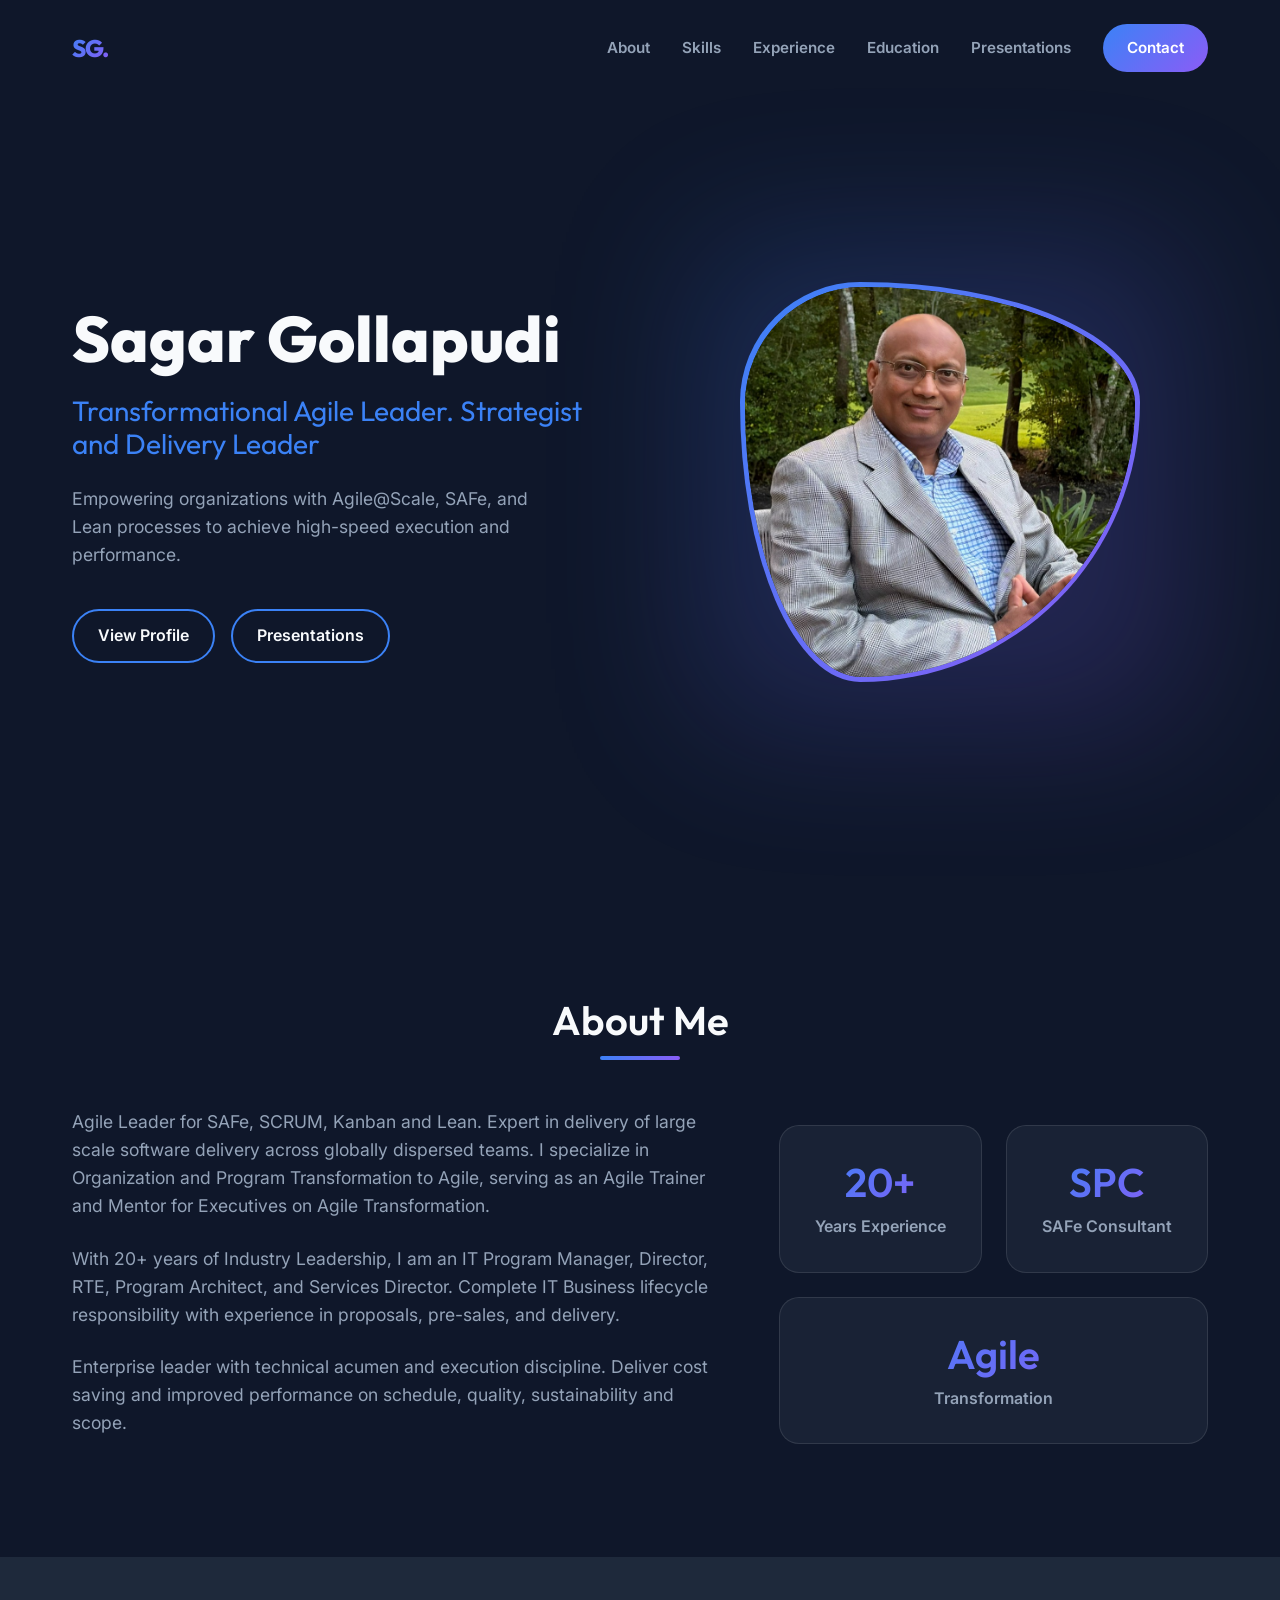
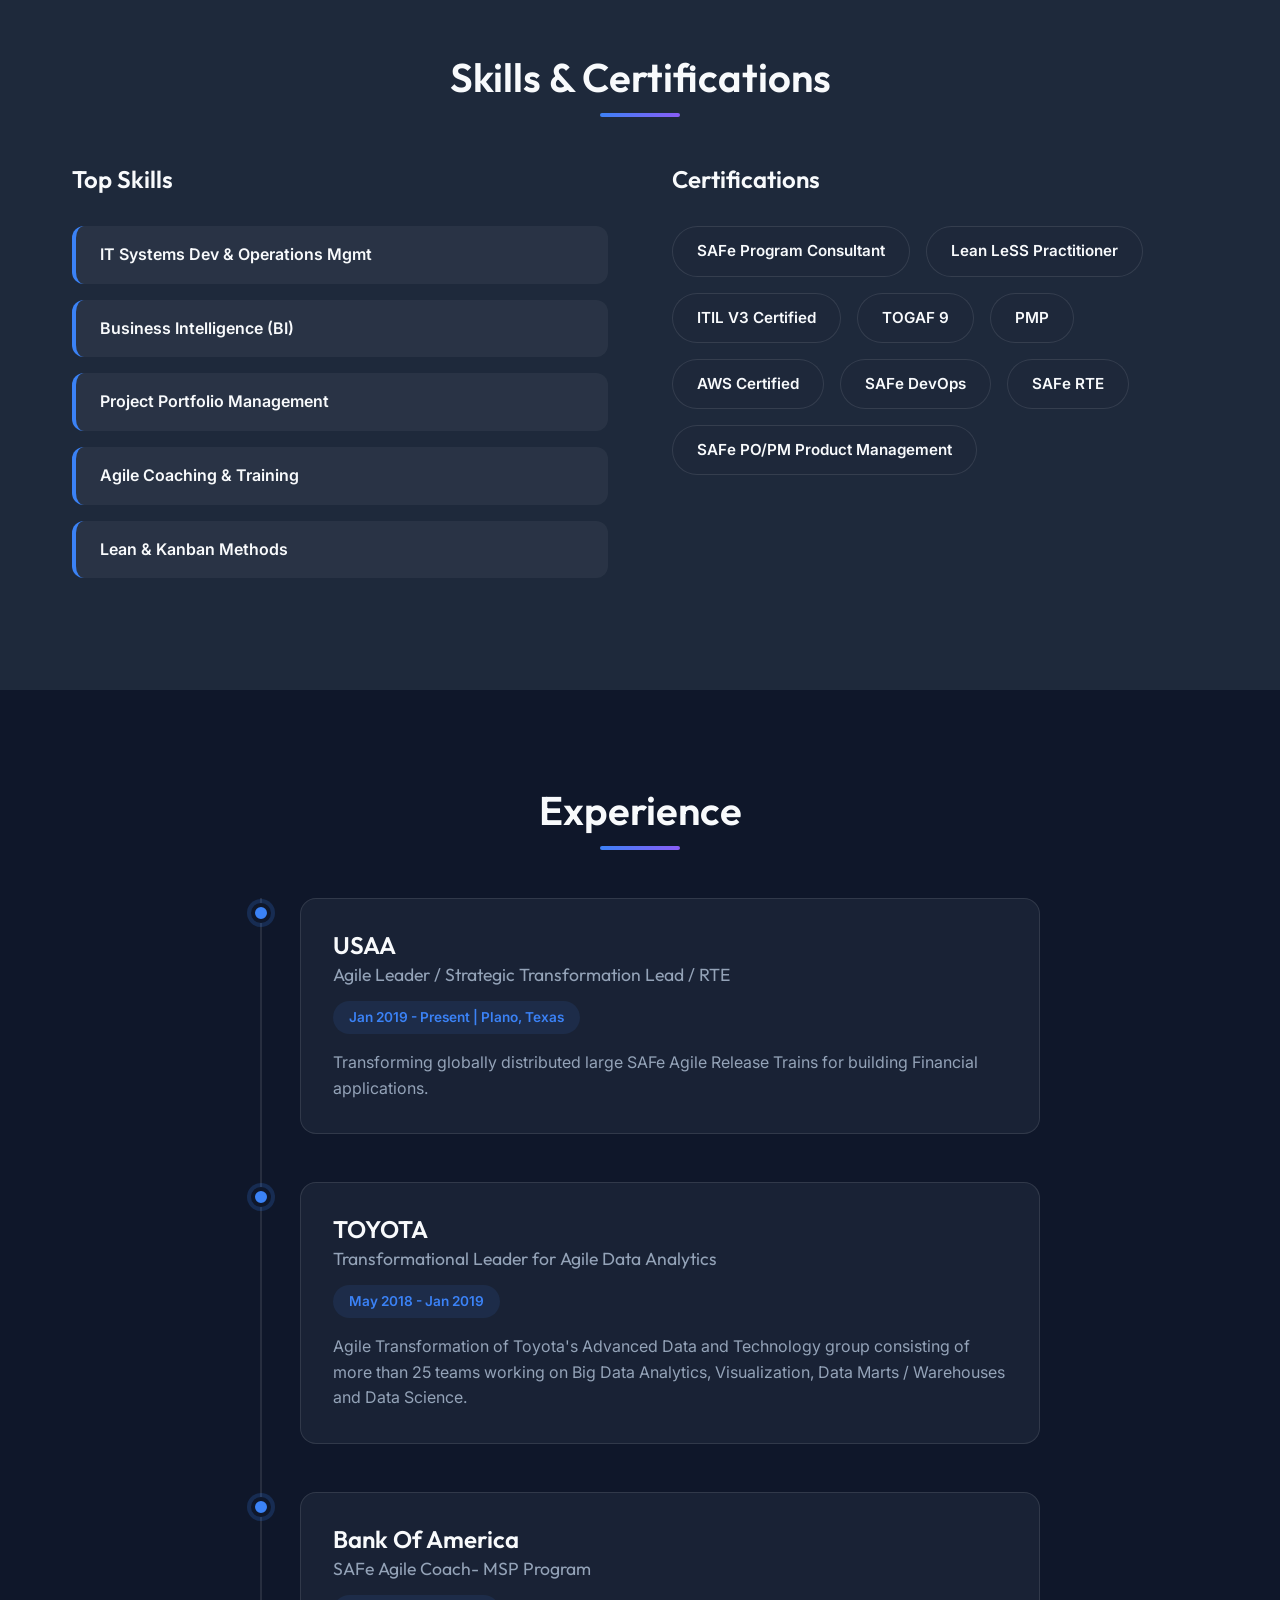
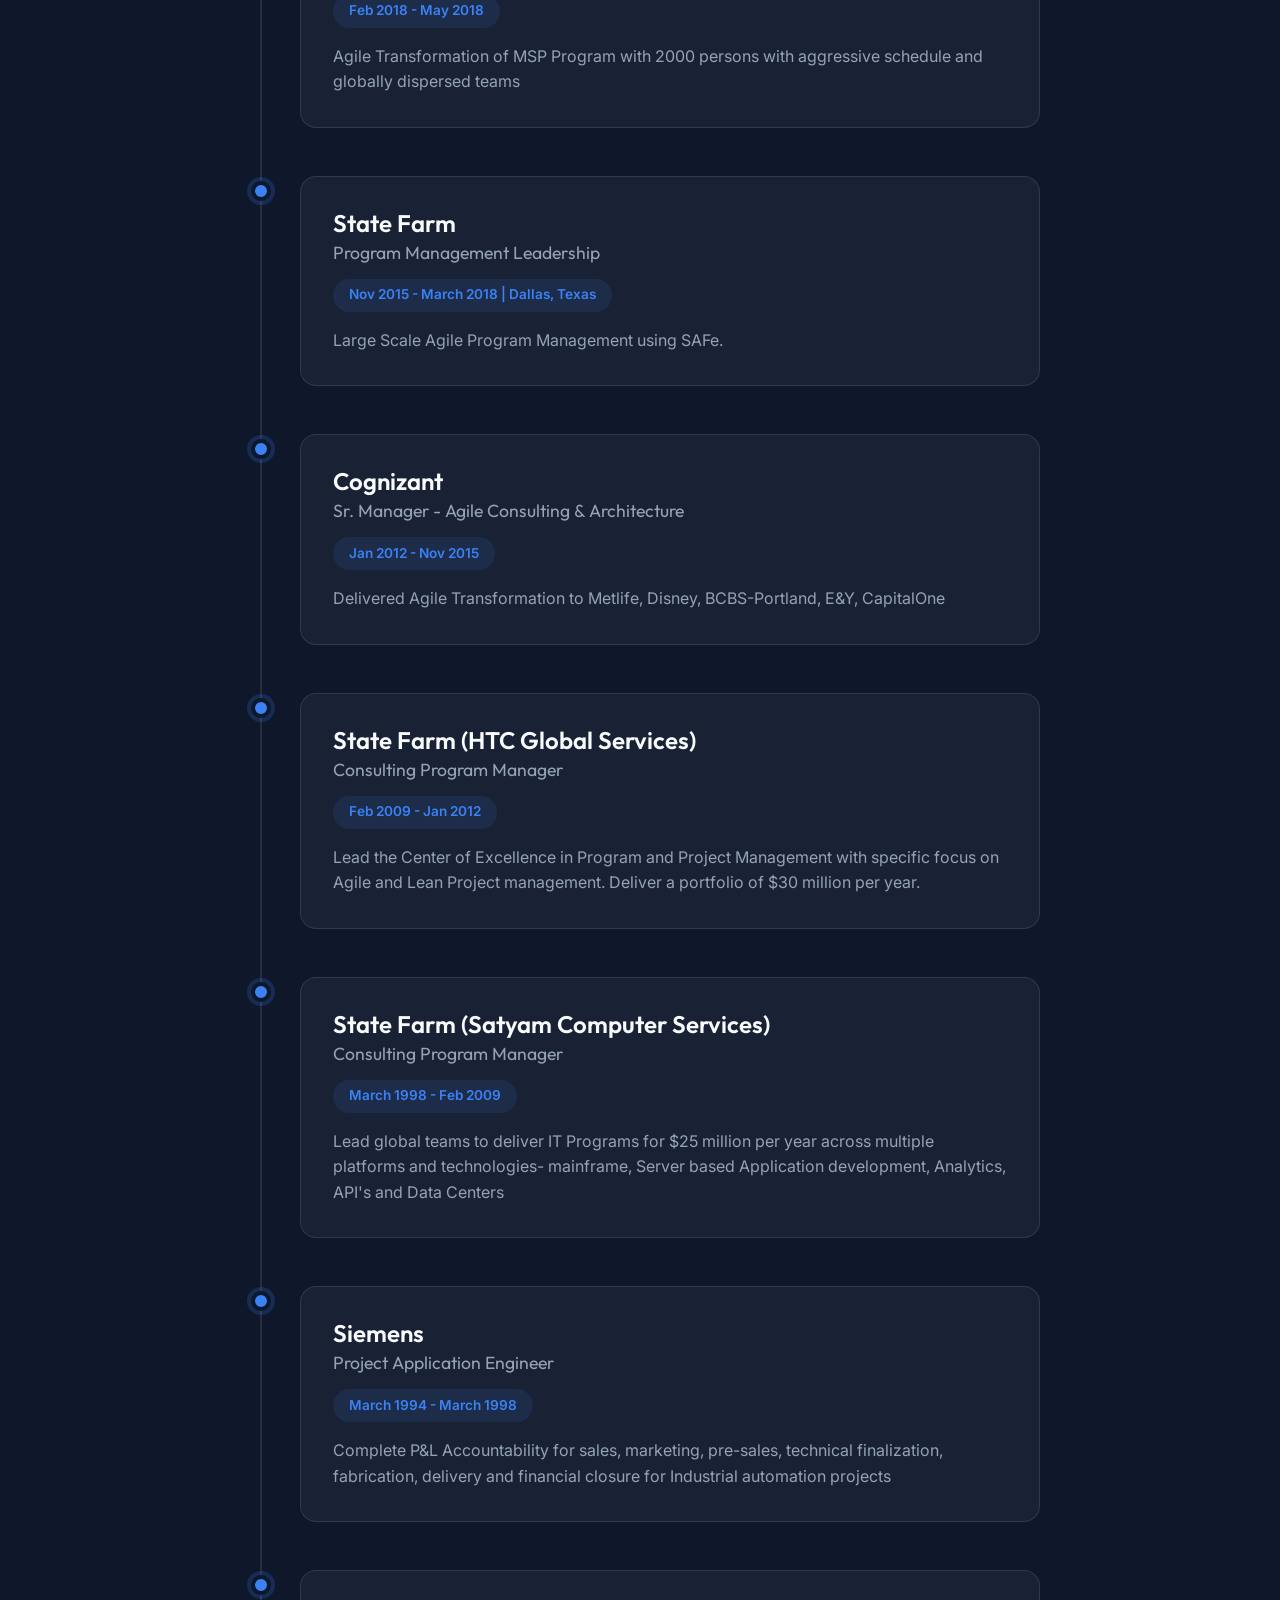
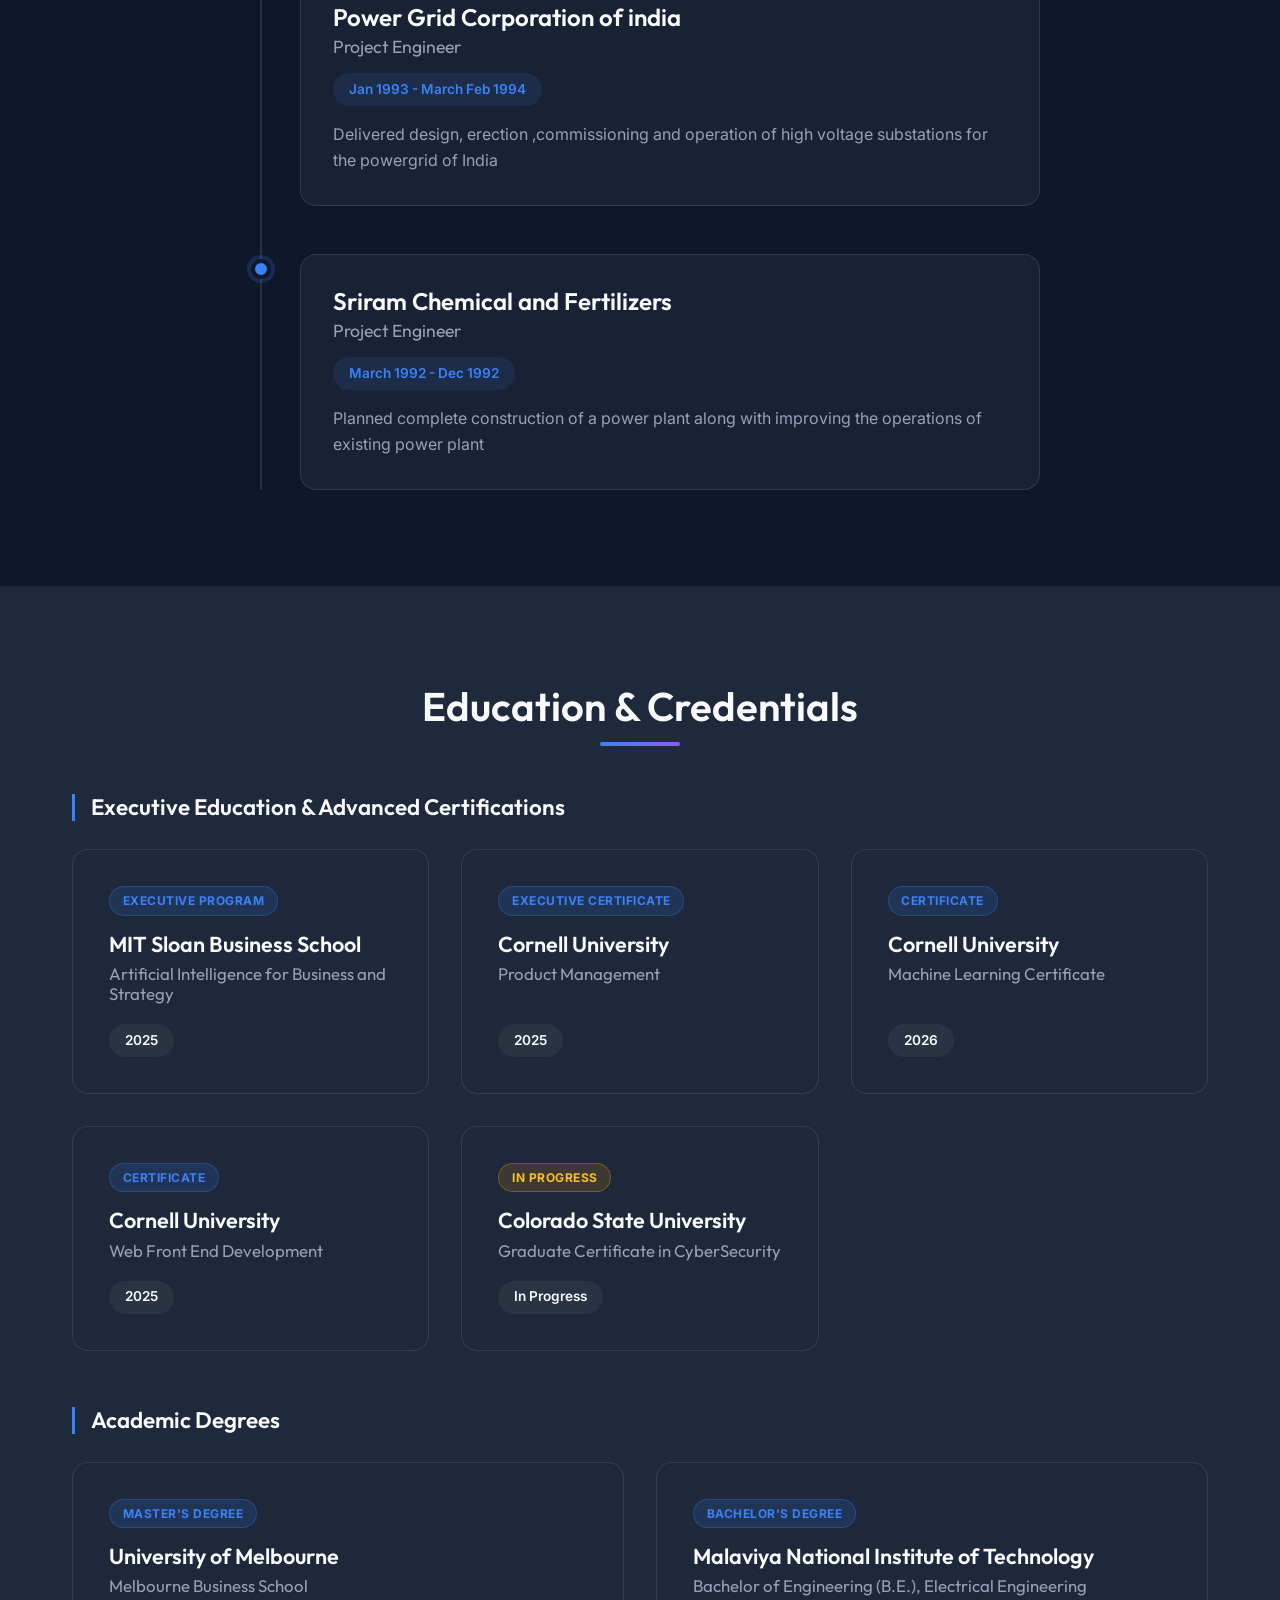
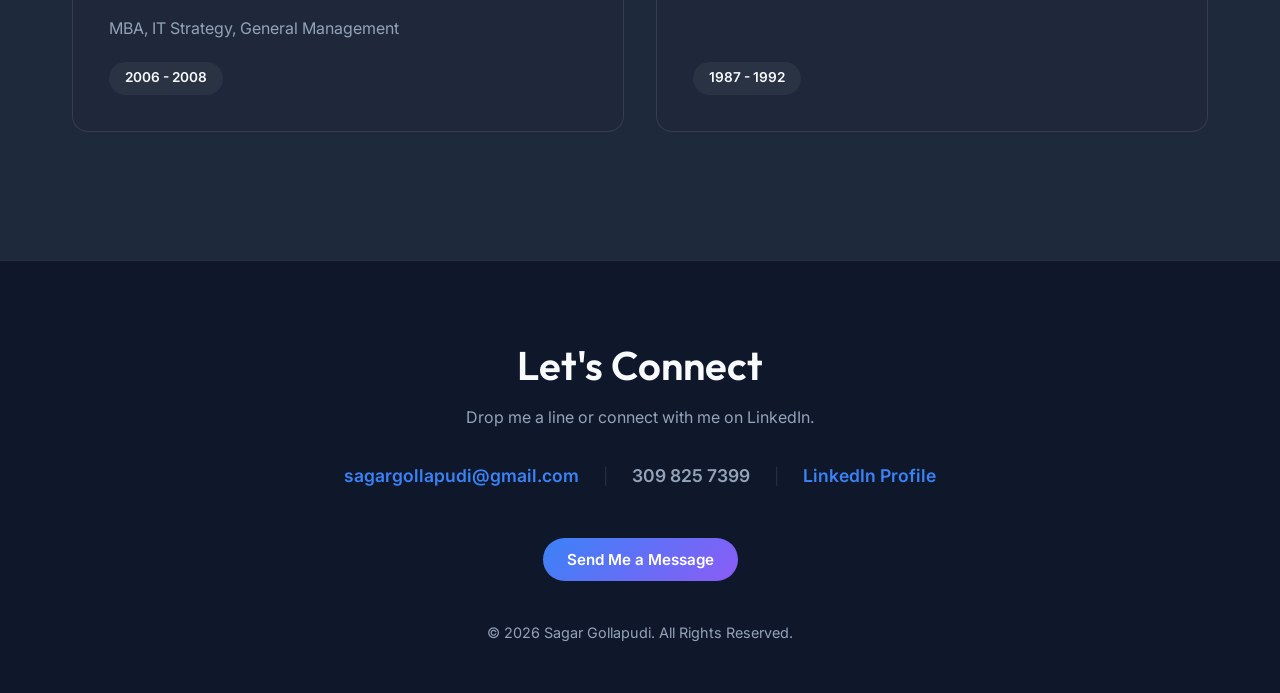
<file: index.html>
<!DOCTYPE html>
<html lang="en">
<head>
    <meta charset="UTF-8">
    <meta name="viewport" content="width=device-width, initial-scale=1.0">
    <title>Sagar Gollapudi | Transformational Agile Leader</title>
    <meta name="description" content="Personal website of Sagar Gollapudi, Transformational Agile Leader, SPC, PMP, Agile@Scale, SAFE PO/PM, RTE, Business Agility Strategist.">
    <link rel="preconnect" href="https://fonts.googleapis.com">
    <link rel="preconnect" href="https://fonts.gstatic.com" crossorigin>
    <link href="https://fonts.googleapis.com/css2?family=Inter:wght@300;400;600;800&family=Outfit:wght@300;400;600;800&display=swap" rel="stylesheet">
    <link rel="stylesheet" href="style.css">
</head>
<body>
    <nav class="navbar">
        <div class="nav-container">
            <a href="#home" class="logo">SG.</a>
            <ul class="nav-links">
                <li><a href="#about">About</a></li>
                <li><a href="#skills">Skills</a></li>
                <li><a href="#experience">Experience</a></li>
                <li><a href="#education">Education</a></li>
                <li><a href="presentations.html">Presentations</a></li>
                <li><a href="#contact" class="btn-primary open-contact-btn">Contact</a></li>
            </ul>
        </div>
    </nav>

    <header id="home" class="hero">
        <div class="hero-content hidden">
            <h1 class="hero-title">Sagar Gollapudi</h1>
            <h2 class="hero-subtitle">Transformational Agile Leader. Strategist and Delivery Leader</h2>
            <p class="hero-text">Empowering organizations with Agile@Scale, SAFe, and Lean processes to achieve high-speed execution and performance.</p>
            <div class="hero-buttons">
                <a href="#about" class="btn-secondary">View Profile</a>
                <a href="presentations.html" class="btn-secondary">Presentations</a>
            </div>
        </div>
        <div class="hero-image-container hidden">
            <div class="image-wrapper">
                <img src="SagarGollapudi.jpg" alt="Sagar Gollapudi" class="hero-img">
                <div class="glow-effect"></div>
            </div>
        </div>
    </header>

    <section id="about" class="section">
        <div class="container hidden">
            <h2 class="section-title">About Me</h2>
            <div class="about-content">
                <div class="about-text">
                    <p>Agile Leader for SAFe, SCRUM, Kanban and Lean. Expert in delivery of large scale software delivery across globally dispersed teams. I specialize in Organization and Program Transformation to Agile, serving as an Agile Trainer and Mentor for Executives on Agile Transformation.</p>
                    <p>With 20+ years of Industry Leadership, I am an IT Program Manager, Director, RTE, Program Architect, and Services Director. Complete IT Business lifecycle responsibility with experience in proposals, pre-sales, and delivery.</p>
                    <p>Enterprise leader with technical acumen and execution discipline. Deliver cost saving and improved performance on schedule, quality, sustainability and scope.</p>
                </div>
                <div class="about-stats">
                    <div class="stat-card">
                        <h3>20+</h3>
                        <p>Years Experience</p>
                    </div>
                    <div class="stat-card">
                        <h3>SPC</h3>
                        <p>SAFe Consultant</p>
                    </div>
                    <div class="stat-card">
                        <h3>Agile</h3>
                        <p>Transformation</p>
                    </div>
                </div>
            </div>
        </div>
    </section>

    <section id="skills" class="section bg-secondary">
        <div class="container hidden">
            <h2 class="section-title">Skills & Certifications</h2>
            <div class="skills-grid">
                <div class="skill-category">
                    <h3>Top Skills</h3>
                    <ul class="skill-list">
                        <li><span>IT Systems Dev & Operations Mgmt</span></li>
                        <li><span>Business Intelligence (BI)</span></li>
                        <li><span>Project Portfolio Management</span></li>
                        <li><span>Agile Coaching & Training</span></li>
                        <li><span>Lean & Kanban Methods</span></li>
                    </ul>
                </div>
                <div class="skill-category">
                    <h3>Certifications</h3>
                    <div class="badges">
                        <span class="badge">SAFe Program Consultant</span>
                        <span class="badge">Lean LeSS Practitioner</span>
                        <span class="badge">ITIL V3 Certified</span>
                        <span class="badge">TOGAF 9</span>
                        <span class="badge">PMP</span>
                        <span class="badge">AWS Certified</span>
                        <span class="badge">SAFe DevOps</span>
                        <span class="badge">SAFe RTE</span>
                        <span class="badge">SAFe PO/PM Product Management </span>
                    </div>
                </div>
            </div>
        </div>
    </section>

    <section id="experience" class="section">
        <div class="container hidden">
            <h2 class="section-title">Experience</h2>
            <div class="timeline">
                <div class="timeline-item">
                    <div class="timeline-dot"></div>
                    <div class="timeline-content">
                        <h3>USAA</h3>
                        <h4>Agile Leader / Strategic Transformation Lead / RTE</h4>
                        <span class="date">Jan 2019 - Present | Plano, Texas</span>
                        <p>Transforming globally distributed large SAFe Agile Release Trains for building Financial applications.</p>
                    </div>
                </div>
                <div class="timeline-item">
                    <div class="timeline-dot"></div>
                    <div class="timeline-content">
                        <h3>TOYOTA</h3>
                        <h4>Transformational Leader for Agile Data Analytics</h4>
                        <span class="date">May 2018 - Jan 2019</span>
                        <p>Agile Transformation of Toyota's Advanced Data and Technology group consisting of more than 25 teams working on Big Data Analytics, Visualization, Data Marts / Warehouses and Data Science.</p>
                    </div>
                </div>
                <div class="timeline-item">
                    <div class="timeline-dot"></div>
                    <div class="timeline-content">
                        <h3>Bank Of America</h3>
                        <h4>SAFe Agile Coach- MSP Program</h4>
                        <span class="date">Feb 2018 - May 2018</span>
                        <p>Agile Transformation of MSP Program with 2000 persons with aggressive schedule and globally dispersed teams</p>
                    </div>
                </div>
                <div class="timeline-item">
                    <div class="timeline-dot"></div>
                    <div class="timeline-content">
                        <h3>State Farm</h3>
                        <h4>Program Management Leadership</h4>
                        <span class="date">Nov 2015 - March 2018 | Dallas, Texas</span>
                        <p>Large Scale Agile Program Management using SAFe.</p>
                    </div>
                </div>
                <div class="timeline-item">
                    <div class="timeline-dot"></div>
                    <div class="timeline-content">
                        <h3>Cognizant</h3>
                        <h4>Sr. Manager - Agile Consulting & Architecture</h4>
                        <span class="date">Jan 2012 - Nov 2015</span>
                        <p>Delivered Agile Transformation to Metlife, Disney, BCBS-Portland, E&Y, CapitalOne</p>
                    </div>
                </div>
                <div class="timeline-item">
                    <div class="timeline-dot"></div>
                    <div class="timeline-content">
                        <h3>State Farm (HTC Global Services)</h3>
                        <h4>Consulting Program Manager</h4>
                        <span class="date">Feb 2009 - Jan 2012</span>
                        <p>Lead the Center of Excellence in Program and Project Management with specific focus on Agile and Lean Project management. Deliver a portfolio of $30 million per year.</p>
                    </div>
                </div>
                <div class="timeline-item">
                    <div class="timeline-dot"></div>
                    <div class="timeline-content">
                        <h3>State Farm (Satyam Computer Services)</h3>
                        <h4>Consulting Program Manager</h4>
                        <span class="date">March 1998 - Feb 2009</span>
                        <p>Lead global teams to deliver IT Programs for $25 million per year across multiple platforms and technologies- mainframe, Server based Application development, Analytics, API's and Data Centers</p>
                    </div>
                </div>
                <div class="timeline-item">
                    <div class="timeline-dot"></div>
                    <div class="timeline-content">
                        <h3>Siemens</h3>
                        <h4>Project Application Engineer</h4>
                        <span class="date">March 1994 - March 1998</span>
                        <p>Complete P&L Accountability for sales, marketing, pre-sales, technical finalization, fabrication, delivery and financial closure for Industrial automation projects</p>
                    </div>
                </div>
                <div class="timeline-item">
                    <div class="timeline-dot"></div>
                    <div class="timeline-content">
                        <h3>Power Grid Corporation of india </h3>
                        <h4>Project Engineer</h4>
                        <span class="date">Jan 1993 - March Feb 1994</span>
                        <p>Delivered design, erection ,commissioning and operation of high voltage substations for the powergrid of India</p>
                    </div>
                </div>
                <div class="timeline-item">
                    <div class="timeline-dot"></div>
                    <div class="timeline-content">
                        <h3>Sriram Chemical and Fertilizers</h3>
                        <h4>Project Engineer</h4>
                        <span class="date">March 1992 - Dec 1992</span>
                        <p>Planned complete construction of a power plant along with improving the operations of existing power plant</p>
                    </div>
                </div>
            </div>
        </div>
    </section>

    <section id="education" class="section bg-secondary">
        <div class="container hidden">
            <h2 class="section-title">Education & Credentials</h2>

            <!-- Executive Education & Advanced Certifications -->
            <div class="edu-group">
                <h3 class="edu-subtitle">Executive Education & Advanced Certifications</h3>
                <div class="grid-cards">
                    <div class="edu-card card-glass">
                        <span class="edu-badge-tag">Executive Program</span>
                        <h3>MIT Sloan Business School</h3>
                        <h4>Artificial Intelligence for Business and Strategy</h4>
                        <span class="year">2025</span>
                    </div>

                    <div class="edu-card card-glass">
                        <span class="edu-badge-tag">Executive Certificate</span>
                        <h3>Cornell University</h3>
                        <h4>Product Management</h4>
                        <span class="year">2025</span>
                    </div>

                    <div class="edu-card card-glass">
                        <span class="edu-badge-tag">Certificate</span>
                        <h3>Cornell University</h3>
                        <h4>Machine Learning Certificate</h4>
                        <span class="year">2026</span>
                    </div>

                    <div class="edu-card card-glass">
                        <span class="edu-badge-tag">Certificate</span>
                        <h3>Cornell University</h3>
                        <h4>Web Front End Development</h4>
                        <span class="year">2025</span>
                    </div>

                    <div class="edu-card card-glass">
                        <span class="edu-badge-tag in-progress">In Progress</span>
                        <h3>Colorado State University</h3>
                        <h4>Graduate Certificate in CyberSecurity</h4>
                        <span class="year">In Progress</span>
                    </div>
                </div>
            </div>

            <!-- Academic Degrees -->
            <div class="edu-group" style="margin-top: 3.5rem;">
                <h3 class="edu-subtitle">Academic Degrees</h3>
                <div class="grid-2">
                    <div class="edu-card card-glass">
                        <span class="edu-badge-tag">Master's Degree</span>
                        <h3>University of Melbourne</h3>
                        <h4>Melbourne Business School</h4>
                        <p style="color: var(--text-secondary); margin-bottom: 1.25rem;">MBA, IT Strategy, General Management</p>
                        <span class="year">2006 - 2008</span>
                    </div>
                    <div class="edu-card card-glass">
                        <span class="edu-badge-tag">Bachelor's Degree</span>
                        <h3>Malaviya National Institute of Technology</h3>
                        <h4>Bachelor of Engineering (B.E.), Electrical Engineering</h4>
                        <span class="year">1987 - 1992</span>
                    </div>
                </div>
            </div>

        </div>
    </section>

    <footer id="contact" class="footer">
        <div class="container">
            <h2 class="footer-title">Let's Connect</h2>
            <p class="footer-text">Drop me a line or connect with me on LinkedIn.</p>
            <div class="contact-info">
                <a href="mailto:sagargollapudi@gmail.com" class="contact-link">sagargollapudi@gmail.com</a>
                <span class="separator">|</span>
                <span class="contact-text">309 825 7399</span>
                <span class="separator">|</span>
                <a href="https://www.linkedin.com/in/sagargollapudi" target="_blank" class="contact-link">LinkedIn Profile</a>
            </div>
            <div class="footer-actions">
                <button type="button" class="btn-primary open-contact-btn">Send Me a Message</button>
            </div>
            <p class="copyright">&copy; 2026 Sagar Gollapudi. All Rights Reserved.</p>
        </div>
    </footer>

    <!-- Contact Modal Form -->
    <div id="contact-modal" class="modal-overlay" aria-hidden="true" role="dialog" aria-modal="true" aria-labelledby="modal-title">
        <div class="modal-container card-glass">
            <button type="button" class="modal-close" id="modal-close-btn" aria-label="Close contact form">&times;</button>
            <div class="modal-header">
                <h2 id="modal-title">Get in Touch</h2>
                <p>Have a question or want to collaborate? Send a message below.</p>
            </div>
            <form id="contact-form" action="https://api.web3forms.com/submit" method="POST" class="contact-form">
                <input type="hidden" name="access_key" value="f81900cf-fe4b-4f0c-878b-0bc3a0e5453b">
                <input type="hidden" name="subject" value="New Inquiry from Sagar Gollapudi Portfolio Website">
                <input type="hidden" name="from_name" value="Portfolio Website Contact Form">
                <input type="checkbox" name="botcheck" style="display: none;">

                <div class="form-group">
                    <label for="sender-name">Name</label>
                    <input type="text" id="sender-name" name="name" placeholder="Your Full Name" required>
                </div>

                <div class="form-group">
                    <label for="sender-email">Email</label>
                    <input type="email" id="sender-email" name="email" placeholder="you@example.com" required>
                </div>

                <div class="form-group">
                    <label for="sender-phone">Telephone Number</label>
                    <input type="tel" id="sender-phone" name="phone" placeholder="(123) 456-7890">
                </div>

                <div class="form-group">
                    <label for="sender-message">Message</label>
                    <textarea id="sender-message" name="message" rows="4" placeholder="How can I assist you with Agile transformation, consulting, or leadership?" required></textarea>
                </div>

                <button type="submit" id="form-submit-btn" class="btn-primary form-submit">Send Message</button>
                <div id="form-status" class="form-status" aria-live="polite"></div>
            </form>
        </div>
    </div>

    <script src="script.js"></script>
</body>
</html>
</file>
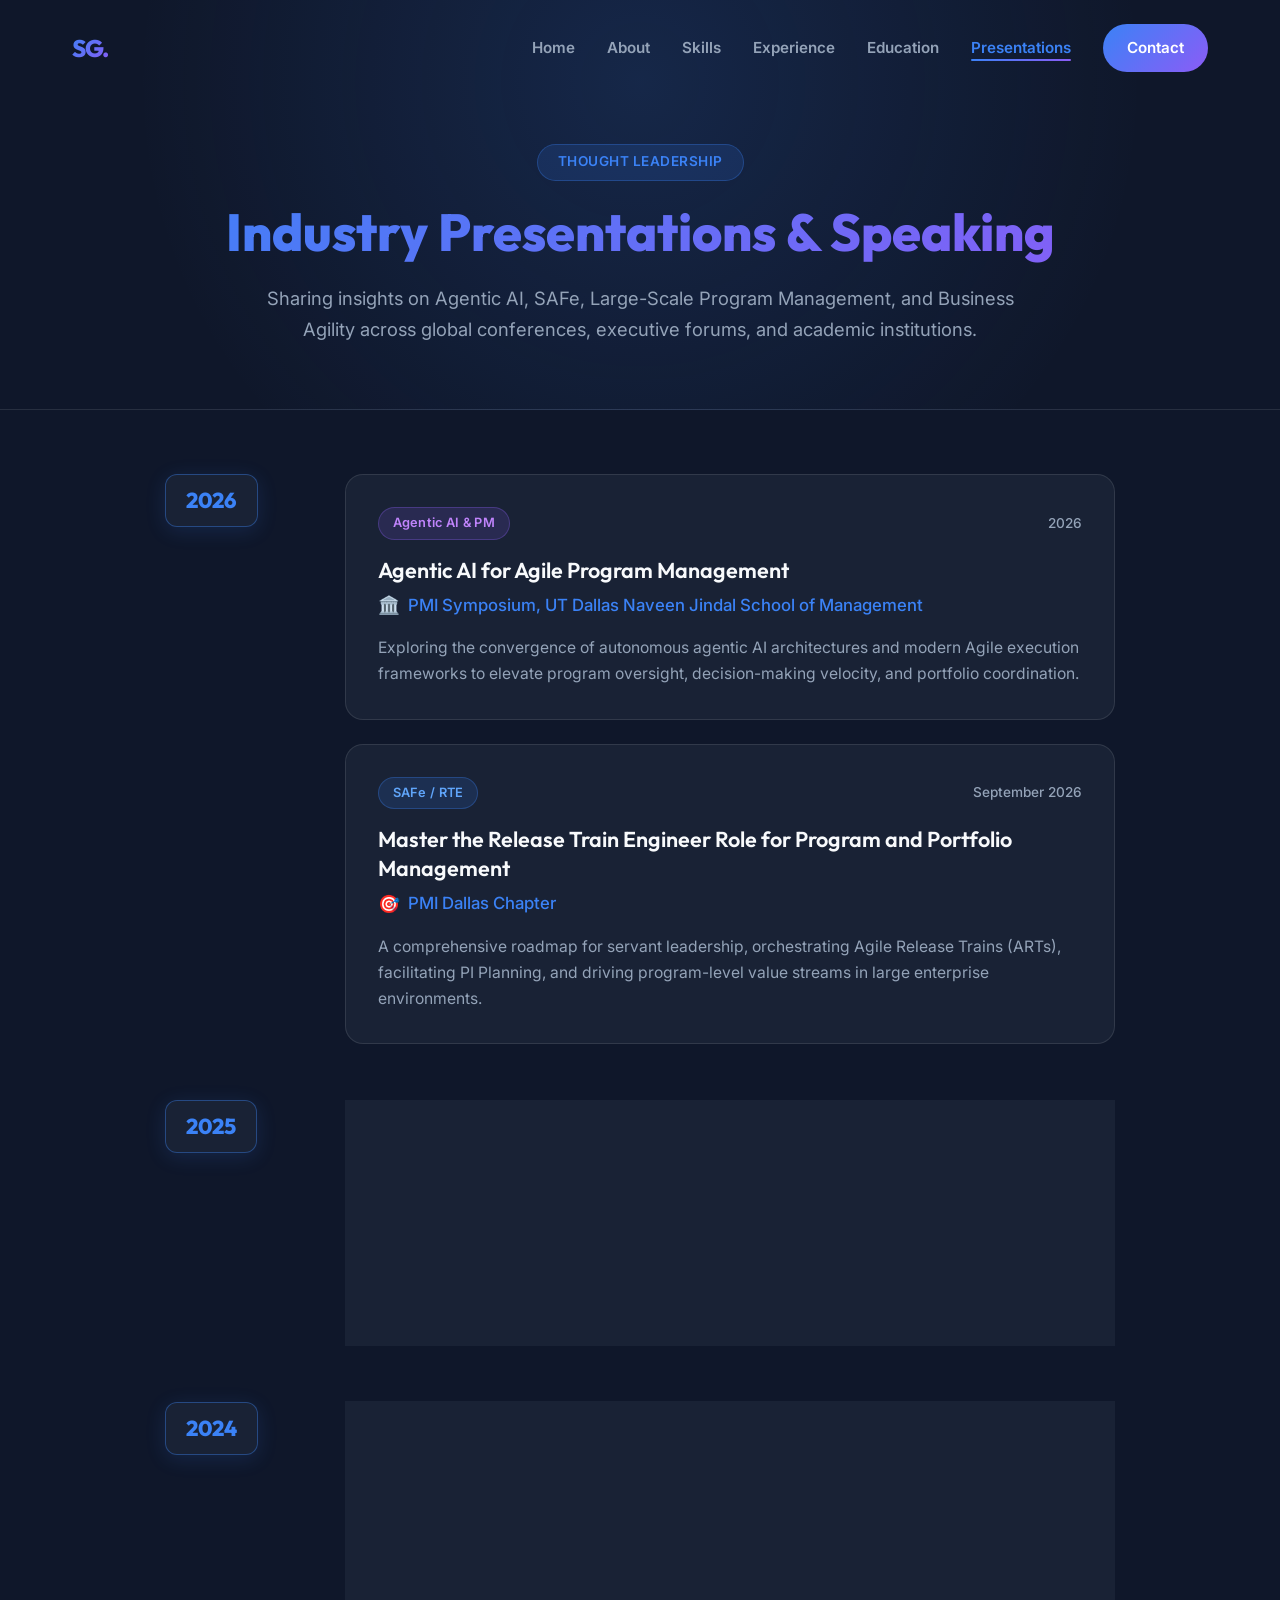
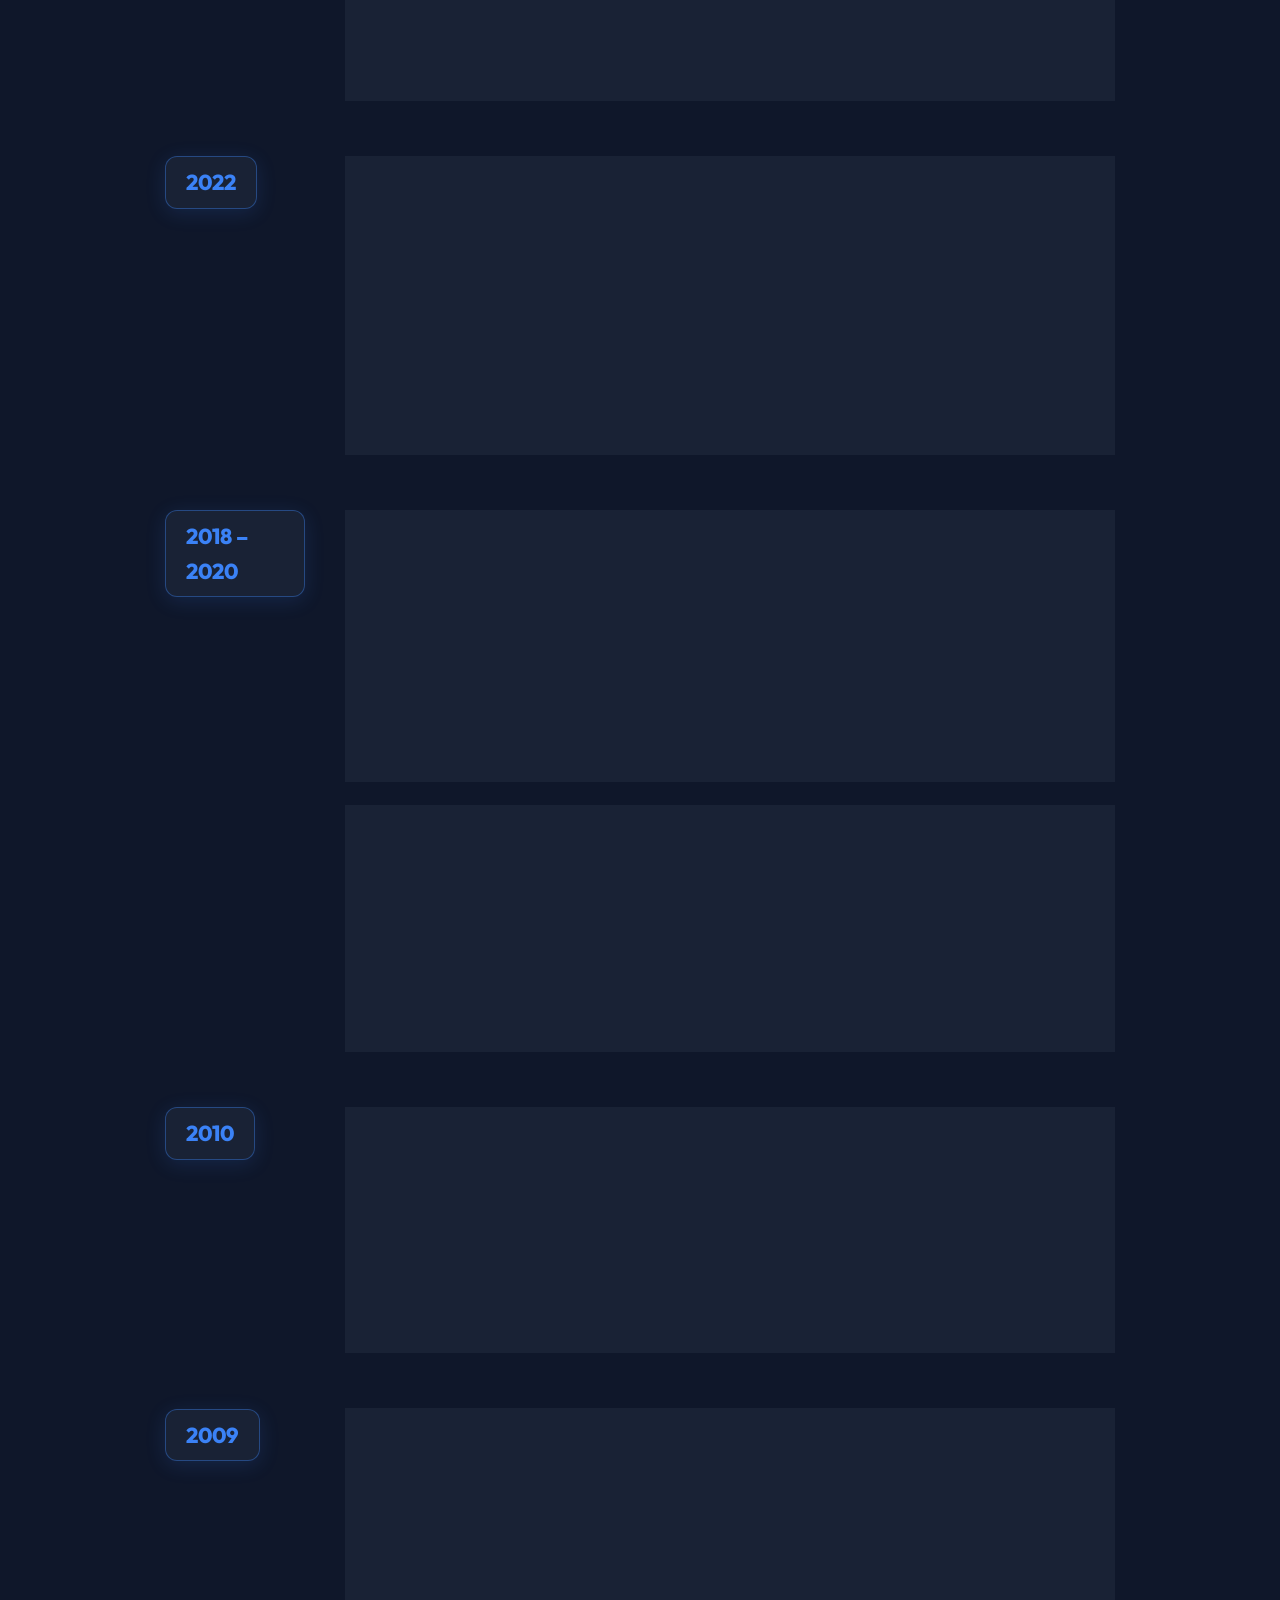
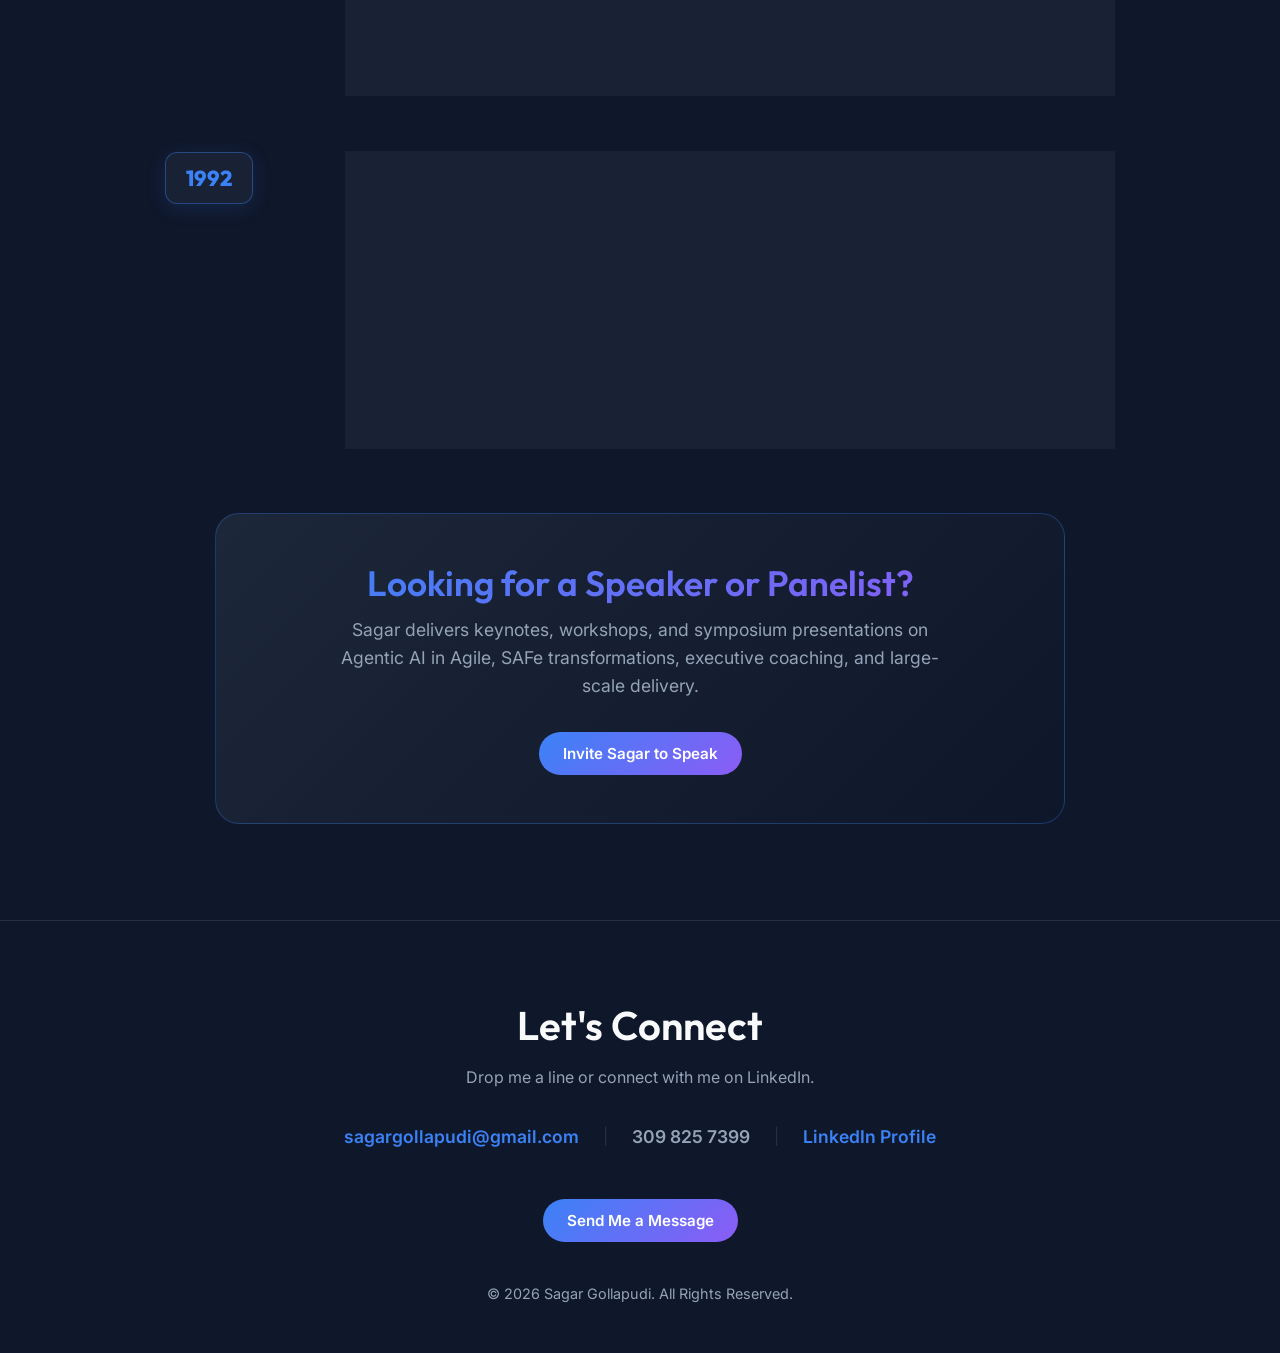
<file: presentations.html>
<!DOCTYPE html>
<html lang="en">
<head>
    <meta charset="UTF-8">
    <meta name="viewport" content="width=device-width, initial-scale=1.0">
    <title>Presentations & Speaking | Sagar Gollapudi</title>
    <meta name="description" content="Presentations, keynotes, and thought leadership by Sagar Gollapudi on Agentic AI, SAFe, Agile Transformation, and Enterprise Agility.">
    <link rel="preconnect" href="https://fonts.googleapis.com">
    <link rel="preconnect" href="https://fonts.gstatic.com" crossorigin>
    <link href="https://fonts.googleapis.com/css2?family=Inter:wght@300;400;600;800&family=Outfit:wght@300;400;600;800&display=swap" rel="stylesheet">
    <link rel="stylesheet" href="style.css">
</head>
<body>
    <nav class="navbar">
        <div class="nav-container">
            <a href="index.html" class="logo">SG.</a>
            <ul class="nav-links">
                <li><a href="index.html#home">Home</a></li>
                <li><a href="index.html#about">About</a></li>
                <li><a href="index.html#skills">Skills</a></li>
                <li><a href="index.html#experience">Experience</a></li>
                <li><a href="index.html#education">Education</a></li>
                <li><a href="presentations.html" class="active">Presentations</a></li>
                <li><a href="#contact" class="btn-primary open-contact-btn">Contact</a></li>
            </ul>
        </div>
    </nav>

    <header class="page-banner">
        <div class="container hidden">
            <span class="banner-badge">Thought Leadership</span>
            <h1 class="page-title">Industry Presentations & Speaking</h1>
            <p class="page-subtitle">Sharing insights on Agentic AI, SAFe, Large-Scale Program Management, and Business Agility across global conferences, executive forums, and academic institutions.</p>
        </div>
    </header>

    <main class="section presentations-section">
        <div class="container">
            <div class="presentations-list">

                <!-- 2026 -->
                <div class="year-block hidden">
                    <div class="year-header">
                        <span class="year-badge">2026</span>
                    </div>
                    <div class="year-content">
                        <article class="presentation-card card-glass">
                            <div class="presentation-top">
                                <span class="tag tag-ai">Agentic AI & PM</span>
                                <span class="presentation-date">2026</span>
                            </div>
                            <h3 class="presentation-title">Agentic AI for Agile Program Management</h3>
                            <p class="presentation-venue">
                                <span class="venue-icon">🏛️</span> PMI Symposium, UT Dallas Naveen Jindal School of Management
                            </p>
                            <p class="presentation-description">
                                Exploring the convergence of autonomous agentic AI architectures and modern Agile execution frameworks to elevate program oversight, decision-making velocity, and portfolio coordination.
                            </p>
                        </article>

                        <article class="presentation-card card-glass">
                            <div class="presentation-top">
                                <span class="tag tag-safe">SAFe / RTE</span>
                                <span class="presentation-date">September 2026</span>
                            </div>
                            <h3 class="presentation-title">Master the Release Train Engineer Role for Program and Portfolio Management</h3>
                            <p class="presentation-venue">
                                <span class="venue-icon">🎯</span> PMI Dallas Chapter
                            </p>
                            <p class="presentation-description">
                                A comprehensive roadmap for servant leadership, orchestrating Agile Release Trains (ARTs), facilitating PI Planning, and driving program-level value streams in large enterprise environments.
                            </p>
                        </article>
                    </div>
                </div>

                <!-- 2025 -->
                <div class="year-block hidden">
                    <div class="year-header">
                        <span class="year-badge">2025</span>
                    </div>
                    <div class="year-content">
                        <article class="presentation-card card-glass">
                            <div class="presentation-top">
                                <span class="tag tag-metrics">Metrics & EVM</span>
                                <span class="presentation-date">Fall 2025</span>
                            </div>
                            <h3 class="presentation-title">Earned Value Analysis for Agile Program Management</h3>
                            <p class="presentation-venue">
                                <span class="venue-icon">📊</span> PMI Fall Symposium, Dallas, TX
                            </p>
                            <p class="presentation-description">
                                Bridging traditional Earned Value Management (EVM) rigour with Agile delivery metrics to provide transparent, quantifiable financial and milestone forecasting.
                            </p>
                        </article>
                    </div>
                </div>

                <!-- 2024 -->
                <div class="year-block hidden">
                    <div class="year-header">
                        <span class="year-badge">2024</span>
                    </div>
                    <div class="year-content">
                        <article class="presentation-card card-glass">
                            <div class="presentation-top">
                                <span class="tag tag-scaling">Scaling Agility</span>
                                <span class="presentation-date">2024</span>
                            </div>
                            <h3 class="presentation-title">Hyperscaled Agile Organization Structure for Software Development</h3>
                            <p class="presentation-venue">
                                <span class="venue-icon">🏛️</span> PMI Symposium / UT Dallas Naveen Jindal School of Management
                            </p>
                            <div class="presentation-note">
                                <strong>Also presented at:</strong> Spring PMI National Project Management Conference
                            </div>
                            <p class="presentation-description">
                                Architecting multi-team ecosystems, value streams, and governance mechanisms capable of supporting hyper-growth and large enterprise software delivery portfolios.
                            </p>
                        </article>
                    </div>
                </div>

                <!-- 2022 -->
                <div class="year-block hidden">
                    <div class="year-header">
                        <span class="year-badge">2022</span>
                    </div>
                    <div class="year-content">
                        <article class="presentation-card card-glass">
                            <div class="presentation-top">
                                <span class="tag tag-culture">Culture & Transformation</span>
                                <span class="presentation-date">2022</span>
                            </div>
                            <h3 class="presentation-title">Agile Culture Scores for Organization Transformation</h3>
                            <p class="presentation-venue">
                                <span class="venue-icon">🏛️</span> PMI / UT Dallas Naveen Jindal School of Business
                            </p>
                            <div class="presentation-note">
                                <strong>Also presented as:</strong> <em>Mastering Cultural Change Measures for Digital and Agile Transformation</em>
                            </div>
                            <p class="presentation-description">
                                Practical frameworks for assessing, quantifying, and systematically evolving workplace culture, mindset, and behavioral alignment during digital transformations.
                            </p>
                        </article>
                    </div>
                </div>

                <!-- 2018 – 2020 -->
                <div class="year-block hidden">
                    <div class="year-header">
                        <span class="year-badge">2018 – 2020</span>
                    </div>
                    <div class="year-content">
                        <article class="presentation-card card-glass">
                            <div class="presentation-top">
                                <span class="tag tag-faculty">Guest Faculty</span>
                                <span class="presentation-date">2018, 2019, 2020</span>
                            </div>
                            <h3 class="presentation-title">Guest Faculty on Agile Data Analytics</h3>
                            <p class="presentation-venue">
                                <span class="venue-icon">🎓</span> SMU Cox School of Business, Dallas
                            </p>
                            <p class="presentation-description">
                                Academic and executive sessions introducing graduate students and executives to modern Agile frameworks applied directly to Big Data analytics, data pipelines, and business intelligence teams.
                            </p>
                        </article>

                        <article class="presentation-card card-glass">
                            <div class="presentation-top">
                                <span class="tag tag-community">Community & Mentorship</span>
                                <span class="presentation-date">2019</span>
                            </div>
                            <h3 class="presentation-title">Instructor — Agile for Patriots</h3>
                            <p class="presentation-venue">
                                <span class="venue-icon">🎖️</span> Agile for Patriots
                            </p>
                            <p class="presentation-description">
                                Dedicated volunteer training and career enablement empowering military veterans transitioning into Agile, Scrum Master, and technology project leadership roles.
                            </p>
                        </article>
                    </div>
                </div>

                <!-- 2010 -->
                <div class="year-block hidden">
                    <div class="year-header">
                        <span class="year-badge">2010</span>
                    </div>
                    <div class="year-content">
                        <article class="presentation-card card-glass">
                            <div class="presentation-top">
                                <span class="tag tag-infra">Infrastructure Agility</span>
                                <span class="presentation-date">April 27, 2010</span>
                            </div>
                            <h3 class="presentation-title">Use of Agile Delivery Model for Infrastructure Applications</h3>
                            <p class="presentation-venue">
                                <span class="venue-icon">🏢</span> Chicago Quality Assurance Association
                            </p>
                            <p class="presentation-description">
                                Pioneering the application of Agile iteration and continuous testing principles to enterprise IT infrastructure operations, maintenance, and systems engineering.
                            </p>
                        </article>
                    </div>
                </div>

                <!-- 2009 -->
                <div class="year-block hidden">
                    <div class="year-header">
                        <span class="year-badge">2009</span>
                    </div>
                    <div class="year-content">
                        <article class="presentation-card card-glass">
                            <div class="presentation-top">
                                <span class="tag tag-data">Data Engineering</span>
                                <span class="presentation-date">2009</span>
                            </div>
                            <h3 class="presentation-title">Model for Measuring Large Scale Data Conversion / Migration</h3>
                            <p class="presentation-venue">
                                <span class="venue-icon">📈</span> International Software Measurement Association Conference, Chicago, IL
                            </p>
                            <p class="presentation-description">
                                Presented measurement methodologies, metrics systems, and predictive models for managing risk and execution quality in massive enterprise data migrations.
                            </p>
                            <div class="presentation-link-wrapper">
                                <a href="http://www.ifpug.org/conferences/2009/abstracts.htm" target="_blank" rel="noopener noreferrer" class="external-link">
                                    View Conference Abstract via IFPUG Archives &rarr;
                                </a>
                            </div>
                        </article>
                    </div>
                </div>

                <!-- 1992 -->
                <div class="year-block hidden">
                    <div class="year-header">
                        <span class="year-badge">1992</span>
                    </div>
                    <div class="year-content">
                        <article class="presentation-card card-glass">
                            <div class="presentation-top">
                                <span class="tag tag-research">Engineering Research</span>
                                <span class="presentation-date">February 1992</span>
                            </div>
                            <h3 class="presentation-title">Adaptive Optimization of Load Flows in a Multinode Power Grid</h3>
                            <p class="presentation-venue">
                                <span class="venue-icon">⚡</span> IEEE Jaipur Chapter Conference on Application of Computational Systems for Power Systems
                            </p>
                            <p class="presentation-description">
                                Foundational engineering research leveraging computational modeling algorithms to optimize electrical load distributions and stability across complex interconnected multi-node grid architectures.
                            </p>
                        </article>
                    </div>
                </div>

            </div>

            <!-- Speaking Invitation Callout -->
            <div class="speaking-cta card-glass hidden">
                <div class="speaking-cta-content">
                    <h2>Looking for a Speaker or Panelist?</h2>
                    <p>Sagar delivers keynotes, workshops, and symposium presentations on Agentic AI in Agile, SAFe transformations, executive coaching, and large-scale delivery.</p>
                    <button type="button" class="btn-primary open-contact-btn">Invite Sagar to Speak</button>
                </div>
            </div>

        </div>
    </main>

    <footer id="contact" class="footer">
        <div class="container">
            <h2 class="footer-title">Let's Connect</h2>
            <p class="footer-text">Drop me a line or connect with me on LinkedIn.</p>
            <div class="contact-info">
                <a href="mailto:sagargollapudi@gmail.com" class="contact-link">sagargollapudi@gmail.com</a>
                <span class="separator">|</span>
                <span class="contact-text">309 825 7399</span>
                <span class="separator">|</span>
                <a href="https://www.linkedin.com/in/sagargollapudi" target="_blank" class="contact-link">LinkedIn Profile</a>
            </div>
            <div class="footer-actions">
                <button type="button" class="btn-primary open-contact-btn">Send Me a Message</button>
            </div>
            <p class="copyright">&copy; 2026 Sagar Gollapudi. All Rights Reserved.</p>
        </div>
    </footer>

    <!-- Contact Modal Form -->
    <div id="contact-modal" class="modal-overlay" aria-hidden="true" role="dialog" aria-modal="true" aria-labelledby="modal-title">
        <div class="modal-container card-glass">
            <button type="button" class="modal-close" id="modal-close-btn" aria-label="Close contact form">&times;</button>
            <div class="modal-header">
                <h2 id="modal-title">Get in Touch</h2>
                <p>Have a question or looking to invite Sagar to speak? Send a message below.</p>
            </div>
            <form id="contact-form" action="https://api.web3forms.com/submit" method="POST" class="contact-form">
                <input type="hidden" name="access_key" value="f81900cf-fe4b-4f0c-878b-0bc3a0e5453b">
                <input type="hidden" name="subject" value="New Speaking Inquiry from Sagar Gollapudi Portfolio Website">
                <input type="hidden" name="from_name" value="Portfolio Website Contact Form">
                <input type="checkbox" name="botcheck" style="display: none;">

                <div class="form-group">
                    <label for="sender-name">Name</label>
                    <input type="text" id="sender-name" name="name" placeholder="Your Full Name" required>
                </div>

                <div class="form-group">
                    <label for="sender-email">Email</label>
                    <input type="email" id="sender-email" name="email" placeholder="you@example.com" required>
                </div>

                <div class="form-group">
                    <label for="sender-phone">Telephone Number</label>
                    <input type="tel" id="sender-phone" name="phone" placeholder="(123) 456-7890">
                </div>

                <div class="form-group">
                    <label for="sender-message">Message</label>
                    <textarea id="sender-message" name="message" rows="4" placeholder="How can I assist you with Agile transformation, consulting, or speaking?" required></textarea>
                </div>

                <button type="submit" id="form-submit-btn" class="btn-primary form-submit">Send Message</button>
                <div id="form-status" class="form-status" aria-live="polite"></div>
            </form>
        </div>
    </div>

    <script src="script.js"></script>
</body>
</html>
</file>
<file: style.css>
:root {
    --bg-primary: #0f172a;
    --bg-secondary: #1e293b;
    --text-primary: #f8fafc;
    --text-secondary: #94a3b8;
    --accent-color: #3b82f6;
    --accent-hover: #2563eb;
    --gradient-1: linear-gradient(135deg, #3b82f6 0%, #8b5cf6 100%);
    --glass-bg: rgba(30, 41, 59, 0.7);
    --glass-border: rgba(255, 255, 255, 0.1);
    --font-heading: 'Outfit', sans-serif;
    --font-body: 'Inter', sans-serif;
    --transition: all 0.3s ease;
}

* {
    margin: 0;
    padding: 0;
    box-sizing: border-box;
}

html {
    scroll-behavior: smooth;
}

body {
    font-family: var(--font-body);
    background-color: var(--bg-primary);
    color: var(--text-primary);
    line-height: 1.6;
    overflow-x: hidden;
}

/* Typography */
h1, h2, h3, h4 {
    font-family: var(--font-heading);
    font-weight: 600;
    line-height: 1.2;
}

a {
    text-decoration: none;
    color: inherit;
    transition: var(--transition);
}

.container {
    max-width: 1200px;
    margin: 0 auto;
    padding: 0 2rem;
}

/* Buttons */
.btn-primary {
    background: var(--gradient-1);
    color: white;
    padding: 0.75rem 1.5rem;
    border-radius: 50px;
    font-weight: 600;
    display: inline-block;
    border: none;
    cursor: pointer;
    font-family: inherit;
    font-size: 0.95rem;
    text-align: center;
}

.btn-primary:hover {
    transform: translateY(-2px);
    box-shadow: 0 10px 20px rgba(59, 130, 246, 0.3);
}

.btn-secondary {
    background: transparent;
    color: var(--text-primary);
    padding: 0.75rem 1.5rem;
    border-radius: 50px;
    font-weight: 600;
    border: 2px solid var(--accent-color);
    display: inline-block;
}

.btn-secondary:hover {
    background: var(--accent-color);
    transform: translateY(-2px);
}

/* Navbar */
.navbar {
    position: fixed;
    top: 0;
    left: 0;
    width: 100%;
    padding: 1.5rem 0;
    z-index: 1000;
    transition: var(--transition);
}

.navbar.scrolled {
    padding: 1rem 0;
    background: var(--glass-bg);
    backdrop-filter: blur(10px);
    box-shadow: 0 4px 30px rgba(0, 0, 0, 0.1);
    border-bottom: 1px solid var(--glass-border);
}

.nav-container {
    max-width: 1200px;
    margin: 0 auto;
    padding: 0 2rem;
    display: flex;
    justify-content: space-between;
    align-items: center;
}

.logo {
    font-size: 1.5rem;
    font-weight: 800;
    font-family: var(--font-heading);
    letter-spacing: -1px;
    background: var(--gradient-1);
    -webkit-background-clip: text;
    -webkit-text-fill-color: transparent;
}

.nav-links {
    list-style: none;
    display: flex;
    gap: 2rem;
    align-items: center;
}

.nav-links a:not(.btn-primary) {
    font-size: 0.95rem;
    font-weight: 600;
    color: var(--text-secondary);
}

.nav-links a:not(.btn-primary):hover {
    color: var(--text-primary);
}

.nav-links a.active {
    color: var(--accent-color) !important;
    position: relative;
}

.nav-links a.active::after {
    content: '';
    position: absolute;
    bottom: -4px;
    left: 0;
    width: 100%;
    height: 2px;
    background: var(--gradient-1);
    border-radius: 2px;
}

/* Hero Section */
.hero {
    min-height: 100vh;
    display: flex;
    align-items: center;
    justify-content: center;
    padding: 8rem 2rem 4rem;
    max-width: 1200px;
    margin: 0 auto;
    gap: 4rem;
}

.hero-content {
    flex: 1;
}

.hero-title {
    font-size: 4rem;
    font-weight: 800;
    margin-bottom: 1rem;
}

.hero-subtitle {
    font-size: 1.75rem;
    color: var(--accent-color);
    margin-bottom: 1.5rem;
    font-weight: 400;
}

.hero-text {
    font-size: 1.1rem;
    color: var(--text-secondary);
    margin-bottom: 2.5rem;
    max-width: 500px;
}

.hero-buttons {
    display: flex;
    gap: 1rem;
}

.hero-image-container {
    flex: 1;
    display: flex;
    justify-content: center;
    position: relative;
}

.image-wrapper {
    position: relative;
    width: 400px;
    height: 400px;
    border-radius: 30% 70% 70% 30% / 30% 30% 70% 70%;
    background: var(--gradient-1);
    padding: 5px;
    animation: morph 8s ease-in-out infinite;
}

.hero-img {
    width: 100%;
    height: 100%;
    object-fit: cover;
    object-position: top center;
    border-radius: 30% 70% 70% 30% / 30% 30% 70% 70%;
    background: var(--bg-secondary);
    animation: morph 8s ease-in-out infinite;
    animation-delay: -1s;
}

.glow-effect {
    position: absolute;
    top: 50%;
    left: 50%;
    transform: translate(-50%, -50%);
    width: 120%;
    height: 120%;
    background: var(--gradient-1);
    filter: blur(80px);
    opacity: 0.2;
    z-index: -1;
}

@keyframes morph {
    0% { border-radius: 30% 70% 70% 30% / 30% 30% 70% 70%; }
    25% { border-radius: 58% 42% 75% 25% / 76% 46% 54% 24%; }
    50% { border-radius: 40% 60% 40% 60% / 40% 60% 40% 60%; }
    75% { border-radius: 73% 27% 26% 38% / 73% 36% 64% 27%; }
    100% { border-radius: 30% 70% 70% 30% / 30% 30% 70% 70%; }
}

/* Sections */
.section {
    padding: 6rem 0;
}

.section.bg-secondary {
    background-color: var(--bg-secondary);
}

.section-title {
    font-size: 2.5rem;
    margin-bottom: 3rem;
    text-align: center;
    position: relative;
    padding-bottom: 1rem;
}

.section-title::after {
    content: '';
    position: absolute;
    bottom: 0;
    left: 50%;
    transform: translateX(-50%);
    width: 80px;
    height: 4px;
    background: var(--gradient-1);
    border-radius: 2px;
}

/* About */
.about-content {
    display: flex;
    gap: 4rem;
    align-items: center;
}

.about-text {
    flex: 3;
    font-size: 1.1rem;
    color: var(--text-secondary);
}

.about-text p {
    margin-bottom: 1.5rem;
}

.about-stats {
    flex: 2;
    display: grid;
    grid-template-columns: repeat(2, 1fr);
    gap: 1.5rem;
}

.about-stats .stat-card:nth-child(3) {
    grid-column: span 2;
}

.stat-card {
    background: var(--glass-bg);
    border: 1px solid var(--glass-border);
    padding: 2rem;
    border-radius: 20px;
    text-align: center;
    transition: var(--transition);
}

.stat-card:hover {
    transform: translateY(-5px);
    border-color: var(--accent-color);
}

.stat-card h3 {
    font-size: 2.5rem;
    color: var(--text-primary);
    margin-bottom: 0.5rem;
    background: var(--gradient-1);
    -webkit-background-clip: text;
    -webkit-text-fill-color: transparent;
}

.stat-card p {
    color: var(--text-secondary);
    font-weight: 600;
}

/* Skills */
.skills-grid {
    display: grid;
    grid-template-columns: 1fr 1fr;
    gap: 4rem;
}

.skill-category h3 {
    font-size: 1.5rem;
    margin-bottom: 2rem;
    color: var(--text-primary);
}

.skill-list {
    list-style: none;
}

.skill-list li {
    background: rgba(255, 255, 255, 0.05);
    padding: 1rem 1.5rem;
    margin-bottom: 1rem;
    border-radius: 12px;
    border-left: 4px solid var(--accent-color);
    font-weight: 600;
    transition: var(--transition);
}

.skill-list li:hover {
    transform: translateX(10px);
    background: rgba(255, 255, 255, 0.1);
}

.badges {
    display: flex;
    flex-wrap: wrap;
    gap: 1rem;
}

.badge {
    background: var(--glass-bg);
    border: 1px solid var(--glass-border);
    color: var(--text-primary);
    padding: 0.75rem 1.5rem;
    border-radius: 50px;
    font-size: 0.95rem;
    font-weight: 600;
    transition: var(--transition);
}

.badge:hover {
    background: var(--gradient-1);
    border-color: transparent;
    transform: translateY(-3px);
}

/* Timeline / Experience */
.timeline {
    position: relative;
    max-width: 800px;
    margin: 0 auto;
}

.timeline::before {
    content: '';
    position: absolute;
    top: 0;
    left: 20px;
    height: 100%;
    width: 2px;
    background: rgba(255, 255, 255, 0.1);
}

.timeline-item {
    position: relative;
    padding-left: 60px;
    margin-bottom: 3rem;
}

.timeline-item:last-child {
    margin-bottom: 0;
}

.timeline-dot {
    position: absolute;
    left: 11px;
    top: 5px;
    width: 20px;
    height: 20px;
    border-radius: 50%;
    background: var(--accent-color);
    border: 4px solid var(--bg-primary);
    box-shadow: 0 0 0 4px rgba(59, 130, 246, 0.2);
}

.timeline-content {
    background: var(--glass-bg);
    border: 1px solid var(--glass-border);
    padding: 2rem;
    border-radius: 16px;
    transition: var(--transition);
}

.timeline-content:hover {
    transform: translateY(-5px);
    border-color: var(--accent-color);
}

.timeline-content h3 {
    font-size: 1.5rem;
    margin-bottom: 0.25rem;
}

.timeline-content h4 {
    font-size: 1.1rem;
    color: var(--text-secondary);
    font-weight: 400;
    margin-bottom: 1rem;
}

.timeline-content .date {
    display: inline-block;
    padding: 0.35rem 1rem;
    background: rgba(59, 130, 246, 0.1);
    color: var(--accent-color);
    border-radius: 50px;
    font-size: 0.85rem;
    font-weight: 600;
    margin-bottom: 1rem;
}

.timeline-content p {
    color: var(--text-secondary);
}

/* Education Grid */
.grid-2 {
    display: grid;
    grid-template-columns: repeat(2, 1fr);
    gap: 2rem;
}

.grid-cards {
    display: grid;
    grid-template-columns: repeat(auto-fit, minmax(310px, 1fr));
    gap: 2rem;
}

.edu-group {
    margin-bottom: 2rem;
}

.edu-subtitle {
    font-size: 1.4rem;
    color: var(--text-primary);
    margin-bottom: 1.75rem;
    position: relative;
    padding-left: 1rem;
    border-left: 3px solid var(--accent-color);
}

.edu-badge-tag {
    display: inline-block;
    font-size: 0.75rem;
    font-weight: 700;
    text-transform: uppercase;
    letter-spacing: 0.5px;
    padding: 0.25rem 0.8rem;
    border-radius: 50px;
    background: rgba(59, 130, 246, 0.15);
    color: var(--accent-color);
    border: 1px solid rgba(59, 130, 246, 0.3);
    margin-bottom: 1rem;
    width: fit-content;
}

.edu-badge-tag.in-progress {
    background: rgba(245, 158, 11, 0.15);
    color: #fbbf24;
    border-color: rgba(245, 158, 11, 0.3);
}

.edu-card {
    display: flex;
    flex-direction: column;
}

.edu-card .year {
    margin-top: auto;
    align-self: flex-start;
}

.card-glass {
    background: var(--glass-bg);
    border: 1px solid var(--glass-border);
    padding: 2.25rem;
    border-radius: 16px;
    transition: var(--transition);
}

.card-glass:hover {
    transform: translateY(-5px);
    border-color: var(--accent-color);
}

.card-glass h3 {
    font-size: 1.35rem;
    margin-bottom: 0.4rem;
    color: var(--text-primary);
}

.card-glass h4 {
    font-size: 1.05rem;
    color: var(--text-secondary);
    font-weight: 400;
    margin-bottom: 1.25rem;
}

.card-glass .year {
    display: inline-block;
    padding: 0.35rem 1rem;
    background: rgba(255, 255, 255, 0.05);
    border-radius: 50px;
    font-size: 0.85rem;
    font-weight: 600;
}

/* Footer */
.footer {
    background: var(--bg-primary);
    padding: 5rem 0 3rem;
    text-align: center;
    border-top: 1px solid var(--glass-border);
}

.footer-title {
    font-size: 2.5rem;
    margin-bottom: 1rem;
}

.footer-text {
    color: var(--text-secondary);
    margin-bottom: 2rem;
}

.contact-info {
    display: flex;
    justify-content: center;
    align-items: center;
    gap: 1.5rem;
    margin-bottom: 3rem;
    flex-wrap: wrap;
}

.contact-link {
    color: var(--accent-color);
    font-weight: 600;
    font-size: 1.1rem;
}

.contact-link:hover {
    text-decoration: underline;
}

.separator {
    color: var(--glass-border);
}

.contact-text {
    color: var(--text-secondary);
    font-weight: 600;
    font-size: 1.1rem;
}

.copyright {
    color: var(--text-secondary);
    font-size: 0.9rem;
}

/* Scroll Animations */
.hidden {
    opacity: 0;
    filter: blur(5px);
    transform: translateY(30px);
    transition: all 1s cubic-bezier(0.5, 0, 0, 1);
}

.show {
    opacity: 1;
    filter: blur(0);
    transform: translateY(0);
}

/* Responsive */
@media (max-width: 992px) {
    .hero {
        flex-direction: column-reverse;
        text-align: center;
        padding-top: 7rem;
    }
    
    .hero-text {
        margin: 0 auto 2.5rem;
    }

    .hero-buttons {
        justify-content: center;
    }

    .about-content, .skills-grid {
        flex-direction: column;
        grid-template-columns: 1fr;
    }
}

@media (max-width: 768px) {
    .nav-links {
        display: none;
    }

    .hero-title {
        font-size: 3rem;
    }

    .hero-subtitle {
        font-size: 1.3rem;
    }

    .image-wrapper {
        width: 300px;
        height: 300px;
    }

    .grid-2 {
        grid-template-columns: 1fr;
    }

    .contact-info {
        flex-direction: column;
        gap: 0.5rem;
    }

    .separator {
        display: none;
    }
}

/* Footer Actions */
.footer-actions {
    margin-bottom: 2.5rem;
}

/* Modal Overlay & Contact Form */
.modal-overlay {
    position: fixed;
    top: 0;
    left: 0;
    width: 100vw;
    height: 100vh;
    background: rgba(15, 23, 42, 0.8);
    backdrop-filter: blur(8px);
    -webkit-backdrop-filter: blur(8px);
    z-index: 2000;
    display: flex;
    align-items: center;
    justify-content: center;
    padding: 1.5rem;
    opacity: 0;
    visibility: hidden;
    transition: opacity 0.3s ease, visibility 0.3s ease;
}

.modal-overlay.active {
    opacity: 1;
    visibility: visible;
}

.modal-container {
    position: relative;
    width: 100%;
    max-width: 540px;
    max-height: 90vh;
    overflow-y: auto;
    border-radius: 20px;
    padding: 2.5rem;
    box-shadow: 0 20px 40px rgba(0, 0, 0, 0.4), 0 0 50px rgba(59, 130, 246, 0.15);
    transform: translateY(20px) scale(0.96);
    transition: transform 0.3s cubic-bezier(0.16, 1, 0.3, 1);
}

.modal-overlay.active .modal-container {
    transform: translateY(0) scale(1);
}

.modal-close {
    position: absolute;
    top: 1.25rem;
    right: 1.25rem;
    background: transparent;
    border: none;
    color: var(--text-secondary);
    font-size: 2rem;
    line-height: 1;
    cursor: pointer;
    width: 40px;
    height: 40px;
    display: flex;
    align-items: center;
    justify-content: center;
    border-radius: 50%;
    transition: var(--transition);
}

.modal-close:hover {
    color: var(--text-primary);
    background: rgba(255, 255, 255, 0.08);
}

.modal-header {
    margin-bottom: 1.5rem;
    text-align: left;
}

.modal-header h2 {
    font-size: 1.85rem;
    margin-bottom: 0.4rem;
    background: var(--gradient-1);
    -webkit-background-clip: text;
    -webkit-text-fill-color: transparent;
}

.modal-header p {
    color: var(--text-secondary);
    font-size: 0.95rem;
}

.contact-form {
    display: flex;
    flex-direction: column;
    gap: 1.15rem;
    text-align: left;
}

.form-group {
    display: flex;
    flex-direction: column;
    gap: 0.4rem;
}

.form-group label {
    font-size: 0.9rem;
    font-weight: 600;
    color: var(--text-primary);
}

.form-group input,
.form-group textarea {
    width: 100%;
    padding: 0.85rem 1rem;
    border-radius: 10px;
    background: rgba(15, 23, 42, 0.7);
    border: 1px solid var(--glass-border);
    color: var(--text-primary);
    font-family: var(--font-body);
    font-size: 0.95rem;
    outline: none;
    transition: var(--transition);
}

.form-group input:focus,
.form-group textarea:focus {
    border-color: var(--accent-color);
    box-shadow: 0 0 0 3px rgba(59, 130, 246, 0.25);
    background: rgba(15, 23, 42, 0.95);
}

.form-group input::placeholder,
.form-group textarea::placeholder {
    color: #64748b;
}

.form-submit {
    margin-top: 0.5rem;
    padding: 0.9rem 1.5rem;
    font-size: 1rem;
    border-radius: 12px;
}

.form-submit:disabled {
    opacity: 0.65;
    cursor: not-allowed;
    transform: none !important;
}

.form-status {
    font-size: 0.95rem;
    font-weight: 600;
    text-align: center;
    min-height: 1.25rem;
    margin-top: 0.25rem;
}

.form-status.success {
    color: #34d399;
}

.form-status.error {
    color: #f87171;
}

/* Presentations Page */
.page-banner {
    padding: 9rem 2rem 4rem;
    text-align: center;
    background: radial-gradient(circle at 50% 20%, rgba(59, 130, 246, 0.15), transparent 70%);
    border-bottom: 1px solid var(--glass-border);
}

.banner-badge {
    display: inline-block;
    padding: 0.4rem 1.25rem;
    background: rgba(59, 130, 246, 0.15);
    color: var(--accent-color);
    border: 1px solid rgba(59, 130, 246, 0.3);
    border-radius: 50px;
    font-size: 0.85rem;
    font-weight: 600;
    letter-spacing: 0.5px;
    text-transform: uppercase;
    margin-bottom: 1.25rem;
}

.page-title {
    font-size: 3.25rem;
    font-weight: 800;
    margin-bottom: 1.25rem;
    background: var(--gradient-1);
    -webkit-background-clip: text;
    -webkit-text-fill-color: transparent;
}

.page-subtitle {
    font-size: 1.15rem;
    color: var(--text-secondary);
    max-width: 780px;
    margin: 0 auto;
    line-height: 1.7;
}

.presentations-section {
    padding: 4rem 0 6rem;
}

.presentations-list {
    display: flex;
    flex-direction: column;
    gap: 3.5rem;
    max-width: 950px;
    margin: 0 auto;
}

.year-block {
    display: grid;
    grid-template-columns: 140px 1fr;
    gap: 2.5rem;
    align-items: start;
}

.year-header {
    position: sticky;
    top: 6rem;
}

.year-badge {
    display: inline-block;
    font-family: var(--font-heading);
    font-size: 1.35rem;
    font-weight: 800;
    color: var(--accent-color);
    background: var(--glass-bg);
    border: 1px solid rgba(59, 130, 246, 0.4);
    padding: 0.5rem 1.25rem;
    border-radius: 12px;
    box-shadow: 0 4px 20px rgba(59, 130, 246, 0.15);
}

.year-content {
    display: flex;
    flex-direction: column;
    gap: 1.5rem;
}

.presentation-card {
    padding: 2rem;
    border-radius: 18px;
    transition: var(--transition);
    position: relative;
}

.presentation-card:hover {
    transform: translateY(-4px);
    border-color: var(--accent-color);
    box-shadow: 0 12px 30px rgba(0, 0, 0, 0.25), 0 0 25px rgba(59, 130, 246, 0.1);
}

.presentation-top {
    display: flex;
    justify-content: space-between;
    align-items: center;
    gap: 1rem;
    margin-bottom: 1rem;
    flex-wrap: wrap;
}

.tag {
    display: inline-block;
    padding: 0.3rem 0.85rem;
    border-radius: 50px;
    font-size: 0.8rem;
    font-weight: 600;
    letter-spacing: 0.3px;
    background: rgba(255, 255, 255, 0.06);
    border: 1px solid var(--glass-border);
    color: var(--text-primary);
}

.tag-ai {
    background: rgba(139, 92, 246, 0.15);
    color: #c084fc;
    border-color: rgba(139, 92, 246, 0.3);
}

.tag-safe {
    background: rgba(59, 130, 246, 0.15);
    color: #60a5fa;
    border-color: rgba(59, 130, 246, 0.3);
}

.tag-metrics {
    background: rgba(16, 185, 129, 0.15);
    color: #34d399;
    border-color: rgba(16, 185, 129, 0.3);
}

.tag-scaling {
    background: rgba(245, 158, 11, 0.15);
    color: #fbbf24;
    border-color: rgba(245, 158, 11, 0.3);
}

.tag-culture {
    background: rgba(236, 72, 153, 0.15);
    color: #f472b6;
    border-color: rgba(236, 72, 153, 0.3);
}

.tag-faculty, .tag-community {
    background: rgba(14, 165, 233, 0.15);
    color: #38bdf8;
    border-color: rgba(14, 165, 233, 0.3);
}

.tag-infra, .tag-data, .tag-research {
    background: rgba(148, 163, 184, 0.15);
    color: #cbd5e1;
    border-color: rgba(148, 163, 184, 0.3);
}

.presentation-date {
    font-size: 0.85rem;
    color: var(--text-secondary);
    font-weight: 500;
}

.presentation-title {
    font-size: 1.4rem;
    line-height: 1.35;
    margin-bottom: 0.6rem;
    color: var(--text-primary);
}

.presentation-venue {
    font-size: 1.05rem;
    color: var(--accent-color);
    font-weight: 500;
    margin-bottom: 1rem;
    display: flex;
    align-items: center;
    gap: 0.5rem;
}

.venue-icon {
    font-size: 1.1rem;
}

.presentation-note {
    font-size: 0.9rem;
    color: #cbd5e1;
    background: rgba(255, 255, 255, 0.04);
    border-left: 3px solid var(--accent-color);
    padding: 0.5rem 0.85rem;
    border-radius: 4px;
    margin-bottom: 0.85rem;
}

.presentation-description {
    font-size: 0.98rem;
    color: var(--text-secondary);
    line-height: 1.65;
}

.presentation-link-wrapper {
    margin-top: 1rem;
}

.external-link {
    display: inline-flex;
    align-items: center;
    gap: 0.4rem;
    color: var(--accent-color);
    font-weight: 600;
    font-size: 0.95rem;
    transition: var(--transition);
}

.external-link:hover {
    color: #93c5fd;
    text-decoration: underline;
    transform: translateX(4px);
}

/* Speaking CTA */
.speaking-cta {
    margin-top: 4rem;
    padding: 3rem;
    border-radius: 24px;
    text-align: center;
    max-width: 850px;
    margin-left: auto;
    margin-right: auto;
    background: linear-gradient(135deg, rgba(30, 41, 59, 0.9) 0%, rgba(15, 23, 42, 0.95) 100%);
    border: 1px solid rgba(59, 130, 246, 0.3);
}

.speaking-cta h2 {
    font-size: 2.2rem;
    margin-bottom: 0.75rem;
    background: var(--gradient-1);
    -webkit-background-clip: text;
    -webkit-text-fill-color: transparent;
}

.speaking-cta p {
    color: var(--text-secondary);
    font-size: 1.1rem;
    max-width: 620px;
    margin: 0 auto 2rem;
}

/* Presentations Responsive */
@media (max-width: 850px) {
    .year-block {
        grid-template-columns: 1fr;
        gap: 1rem;
    }

    .year-header {
        position: static;
    }

    .page-title {
        font-size: 2.4rem;
    }

    .speaking-cta {
        padding: 2rem 1.5rem;
    }
}
</file>
